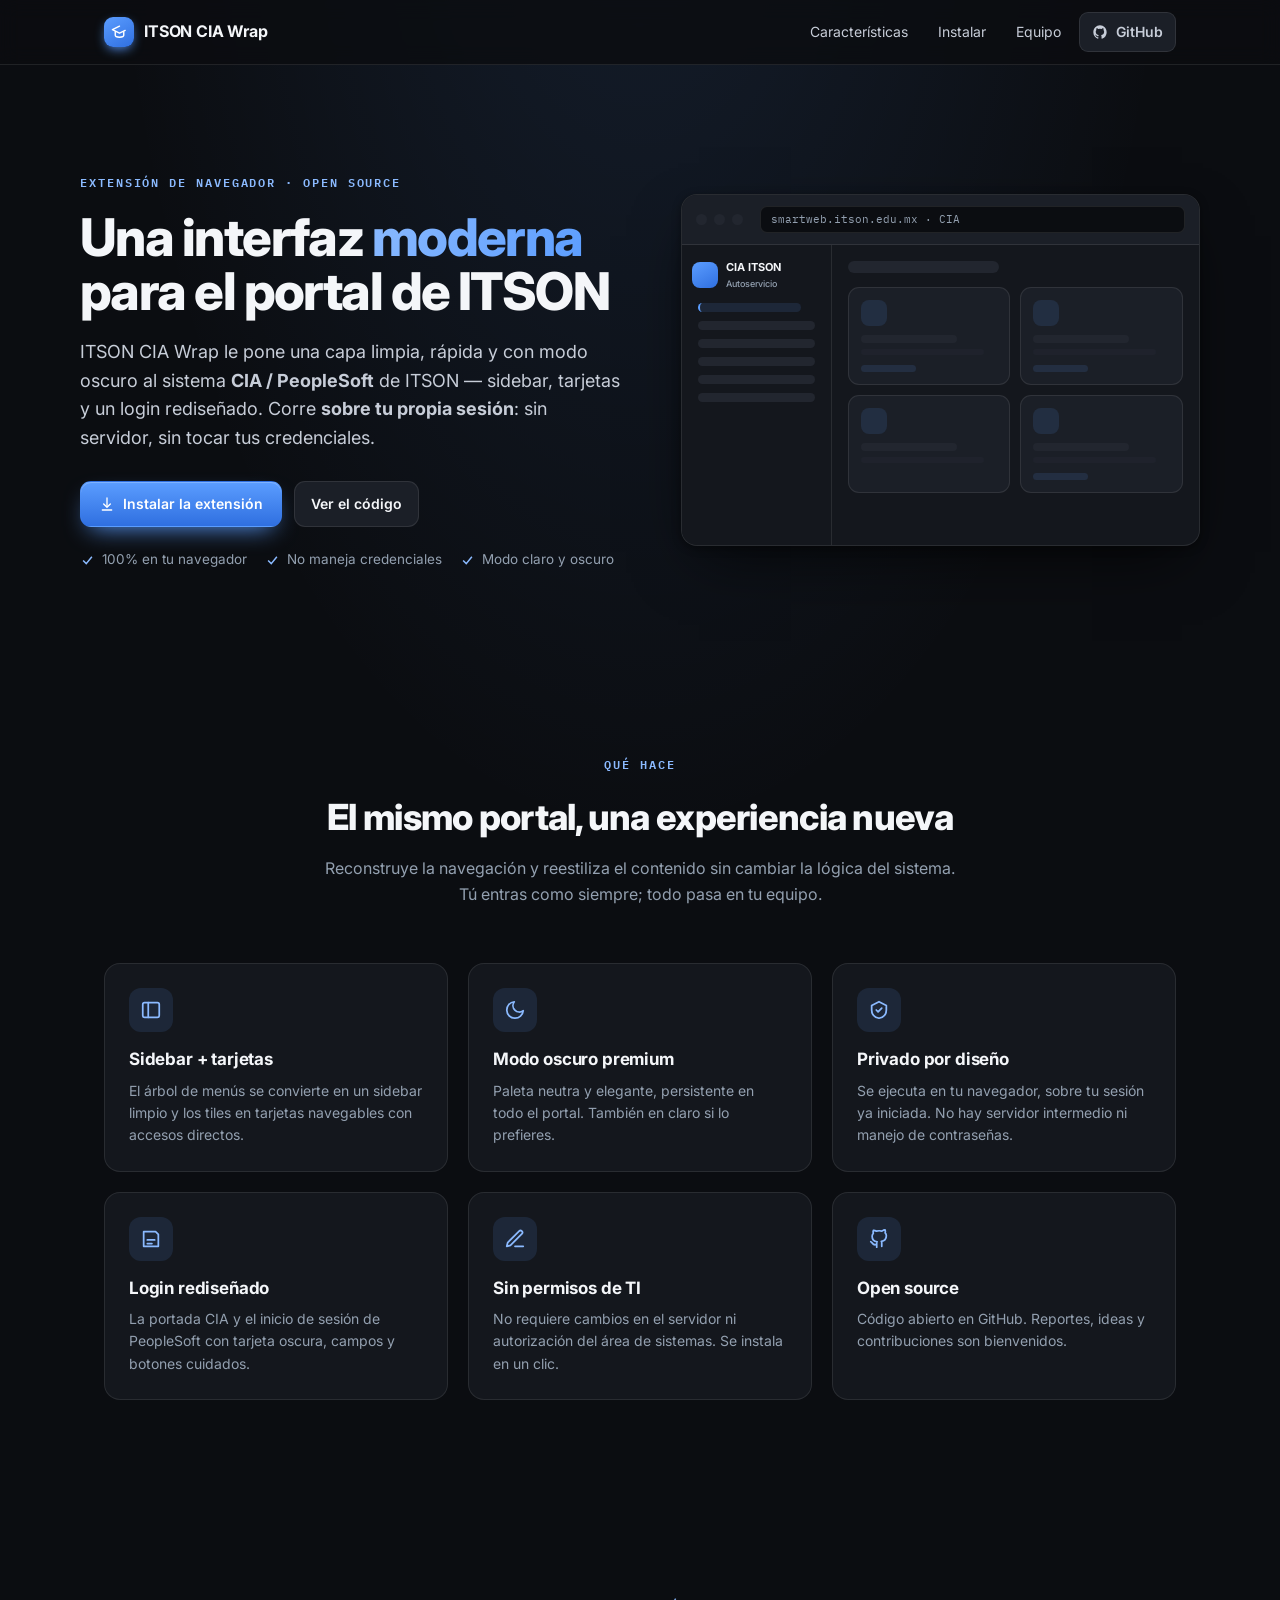
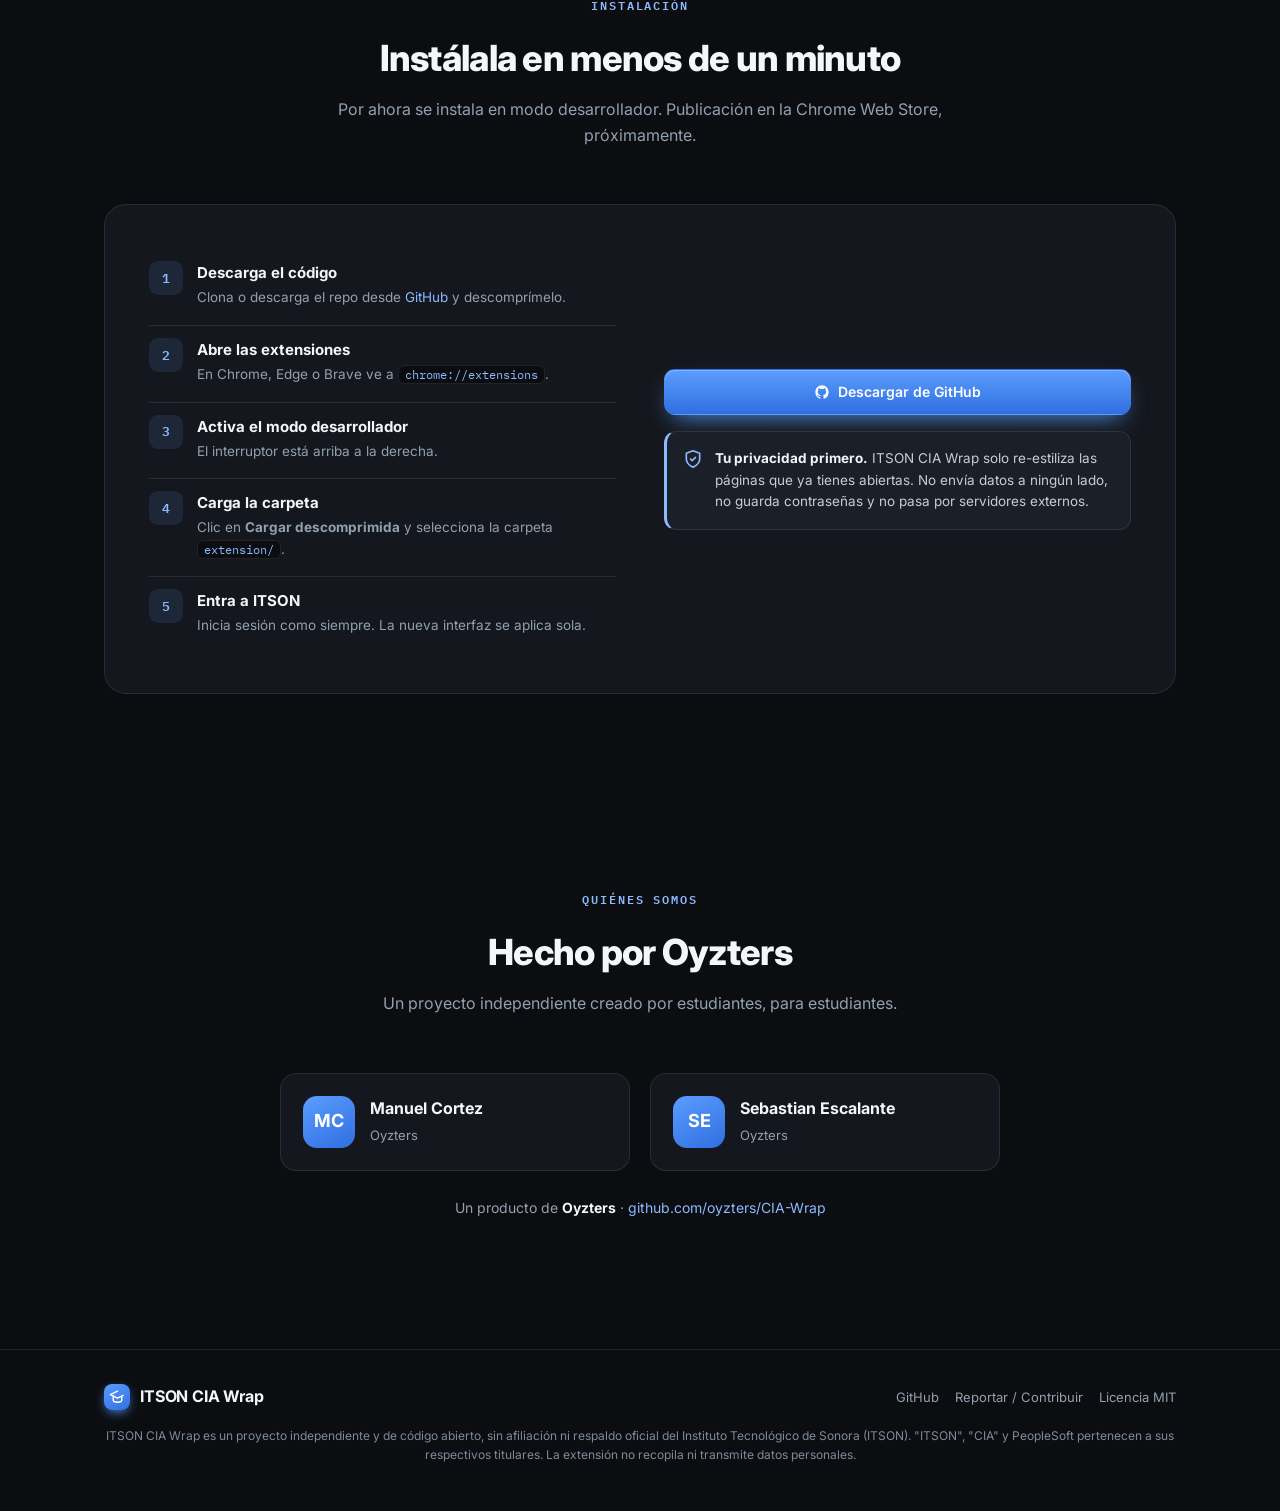
<file: index.html>
<!doctype html>
<html lang="es">
<head>
<meta charset="utf-8">
<meta name="viewport" content="width=device-width, initial-scale=1">
<title>ITSON CIA Wrap — Interfaz moderna para el portal de ITSON</title>
<meta name="description" content="Extensión de navegador que le pone una interfaz limpia, rápida y con modo oscuro al sistema CIA / PeopleSoft de ITSON. Corre sobre tu propia sesión: sin servidor, sin credenciales. Open source por Oyzters.">
<meta property="og:title" content="ITSON CIA Wrap — Interfaz moderna para el portal de ITSON">
<meta property="og:description" content="Una capa limpia y con modo oscuro sobre el portal CIA / PeopleSoft de ITSON. 100% en tu navegador, open source.">
<meta property="og:type" content="website">
<link rel="preconnect" href="https://fonts.googleapis.com">
<link rel="preconnect" href="https://fonts.gstatic.com" crossorigin>
<link href="https://fonts.googleapis.com/css2?family=Inter:wght@400;500;600;700;800&family=IBM+Plex+Mono:wght@500;600&display=swap" rel="stylesheet">
<style>
  :root{
    --bg:#0b0d11; --surface:#14171d; --surface2:#1b1f27; --surface3:#22262f;
    --ink:#f4f6f9; --ink2:#c7cdd8; --muted:#93a0b0; --line:rgba(255,255,255,.09); --line2:rgba(255,255,255,.16);
    --brand:#5b9dff; --brand2:#8bbaff; --brand-deep:#2f6fe0; --soft:rgba(91,157,255,.12);
    --ok:#8bbaff;
    --radius:16px;
    --sans:'Inter',system-ui,-apple-system,'Segoe UI',Roboto,sans-serif;
    --mono:'IBM Plex Mono',ui-monospace,Menlo,Consolas,monospace;
    --shadow:0 2px 8px rgba(0,0,0,.4), 0 24px 60px -18px rgba(0,0,0,.7);
  }
  *{box-sizing:border-box}
  html{scroll-behavior:smooth}
  body{margin:0; background:var(--bg); color:var(--ink); font-family:var(--sans); line-height:1.6;
    -webkit-font-smoothing:antialiased; overflow-x:hidden;
    background-image:radial-gradient(60% 50% at 50% -8%, rgba(91,157,255,.12), transparent 70%);}
  a{color:inherit; text-decoration:none}
  .wrap{max-width:1120px; margin:0 auto; padding-inline:24px}
  .eyebrow{font-family:var(--mono); font-size:12px; font-weight:600; letter-spacing:.16em; text-transform:uppercase; color:var(--brand2)}

  /* nav */
  header.nav{position:sticky; top:0; z-index:50; backdrop-filter:blur(10px);
    background:color-mix(in srgb, var(--bg) 82%, transparent); border-bottom:1px solid var(--line)}
  .nav-in{display:flex; align-items:center; gap:16px; height:64px}
  .brand{display:flex; align-items:center; gap:10px; font-weight:700; letter-spacing:-.01em; font-size:16px}
  .brand .mk{width:30px; height:30px; border-radius:9px; display:grid; place-items:center; color:#fff;
    background:linear-gradient(150deg,var(--brand),var(--brand-deep)); box-shadow:0 4px 12px -3px var(--brand)}
  .brand .mk svg{width:17px;height:17px}
  .nav-links{margin-left:auto; display:flex; align-items:center; gap:6px}
  .nav-links a{padding:8px 12px; border-radius:9px; font-size:14px; color:var(--ink2)}
  .nav-links a:hover{background:var(--surface2); color:var(--ink)}
  .btn{display:inline-flex; align-items:center; gap:8px; border-radius:11px; font-weight:600; font-size:14px; cursor:pointer; border:1px solid transparent; transition:transform .12s, filter .12s, background .12s, border-color .12s}
  .btn svg{width:16px;height:16px}
  .btn-primary{background:linear-gradient(180deg,var(--brand),var(--brand-deep)); color:#fff; padding:11px 18px;
    box-shadow:0 10px 24px -10px var(--brand), inset 0 1px 0 rgba(255,255,255,.22)}
  .btn-primary:hover{filter:brightness(1.06); transform:translateY(-1px)}
  .btn-ghost{background:var(--surface2); color:var(--ink); border-color:var(--line); padding:11px 16px}
  .btn-ghost:hover{border-color:var(--line2)}

  /* hero */
  .hero{padding:104px 0 84px; display:grid; grid-template-columns:1.05fr 1fr; gap:56px; align-items:center}
  .hero h1{font-size:clamp(32px,4.6vw,52px); line-height:1.05; letter-spacing:-.03em; margin:16px 0 0; font-weight:800; text-wrap:balance}
  .hero h1 .g{background:linear-gradient(120deg,var(--brand2),var(--brand)); -webkit-background-clip:text; background-clip:text; color:transparent}
  .hero p.lead{color:var(--ink2); font-size:18px; margin:18px 0 28px; max-width:52ch}
  .hero .cta{display:flex; gap:12px; flex-wrap:wrap}
  .hero .tags{display:flex; gap:18px; flex-wrap:wrap; margin-top:22px; color:var(--muted); font-size:13.5px}
  .hero .tags span{display:inline-flex; align-items:center; gap:7px}
  .hero .tags svg{width:15px; height:15px; color:var(--ok)}

  /* mockup */
  .mock{background:var(--surface); border:1px solid var(--line); border-radius:16px; overflow:hidden; box-shadow:var(--shadow)}
  .mock .bar{display:flex; align-items:center; gap:7px; padding:11px 14px; border-bottom:1px solid var(--line); background:var(--surface2)}
  .mock .bar i{width:11px;height:11px;border-radius:50%;background:var(--surface3); display:block}
  .mock .bar .url{margin-left:10px; font-family:var(--mono); font-size:11px; color:var(--muted); background:var(--bg); border:1px solid var(--line); border-radius:7px; padding:4px 10px; flex:1}
  .mock .app{display:grid; grid-template-columns:150px 1fr; min-height:300px}
  .mock .side{border-right:1px solid var(--line); padding:14px 10px; background:var(--surface)}
  .mock .side .b{display:flex; align-items:center; gap:8px; margin-bottom:12px}
  .mock .side .b .l{width:26px;height:26px;border-radius:8px;background:linear-gradient(150deg,var(--brand),var(--brand-deep))}
  .mock .side .b .t{font-size:11px;font-weight:700}
  .mock .side .b .t small{display:block; color:var(--muted); font-weight:500; font-size:9px}
  .mock .side .i{height:9px; border-radius:5px; background:var(--surface3); margin:9px 6px}
  .mock .side .i.on{background:var(--soft); border-left:2px solid var(--brand); width:80%}
  .mock .main{padding:16px}
  .mock .main .h{height:12px; width:45%; border-radius:6px; background:var(--surface3); margin-bottom:14px}
  .mock .cards{display:grid; grid-template-columns:1fr 1fr; gap:10px}
  .mock .card{background:var(--surface2); border:1px solid var(--line); border-radius:11px; padding:12px}
  .mock .card .ic{width:26px;height:26px;border-radius:8px;background:var(--soft); margin-bottom:9px}
  .mock .card .l1{height:8px;width:70%;border-radius:4px;background:var(--surface3); margin-bottom:6px}
  .mock .card .l2{height:6px;width:90%;border-radius:4px;background:var(--surface3); opacity:.6}
  .mock .card .chip{height:7px;width:40%;border-radius:4px;background:var(--soft); margin-top:10px}

  /* sections */
  section{padding:96px 0}
  .sec-head{text-align:center; max-width:640px; margin:0 auto 56px}
  .sec-head h2{font-size:clamp(26px,3.4vw,36px); letter-spacing:-.02em; margin:12px 0 10px; font-weight:800; text-wrap:balance}
  .sec-head p{color:var(--muted); font-size:16px; margin:0}

  .features{display:grid; grid-template-columns:repeat(3,1fr); gap:20px}
  .feat{background:var(--surface); border:1px solid var(--line); border-radius:var(--radius); padding:24px; transition:border-color .15s, transform .15s}
  .feat:hover{border-color:var(--line2); transform:translateY(-3px)}
  .feat .fi{width:44px; height:44px; border-radius:12px; display:grid; place-items:center; background:var(--soft); color:var(--brand2); margin-bottom:14px}
  .feat .fi svg{width:22px; height:22px}
  .feat h3{margin:0 0 6px; font-size:17px; letter-spacing:-.01em}
  .feat p{margin:0; color:var(--muted); font-size:14px}

  /* install */
  .install{background:var(--surface); border:1px solid var(--line); border-radius:22px; padding:44px; display:grid; grid-template-columns:1fr 1fr; gap:48px}
  .steps{counter-reset:s; display:flex; flex-direction:column; gap:4px}
  .step{display:grid; grid-template-columns:34px 1fr; gap:14px; padding:12px 0; border-top:1px solid var(--line)}
  .step:first-child{border-top:none}
  .step::before{counter-increment:s; content:counter(s); font-family:var(--mono); font-weight:600; font-size:13px; color:var(--brand2);
    width:34px; height:34px; display:grid; place-items:center; background:var(--soft); border-radius:9px}
  .step h4{margin:0 0 2px; font-size:15px}
  .step p{margin:0; color:var(--muted); font-size:13.5px}
  .step code{font-family:var(--mono); font-size:12px; background:var(--bg); border:1px solid var(--line); border-radius:6px; padding:1px 6px; color:var(--brand2)}
  .install .aside{display:flex; flex-direction:column; justify-content:center; gap:16px}
  .install .note{display:flex; gap:12px; background:var(--surface2); border:1px solid var(--line); border-left:3px solid var(--ok); border-radius:12px; padding:16px}
  .install .note svg{width:20px;height:20px;color:var(--ok); flex:0 0 auto; margin-top:1px}
  .install .note p{margin:0; font-size:13.5px; color:var(--ink2)}
  .install .note b{color:var(--ink)}

  /* team */
  .team{display:grid; grid-template-columns:repeat(2,1fr); gap:20px; max-width:720px; margin:0 auto}
  .member{background:var(--surface); border:1px solid var(--line); border-radius:var(--radius); padding:22px; display:flex; align-items:center; gap:15px}
  .member .av{width:52px; height:52px; border-radius:14px; display:grid; place-items:center; font-weight:700; font-size:18px; color:#fff;
    background:linear-gradient(150deg,var(--brand),var(--brand-deep))}
  .member h4{margin:0; font-size:16px}
  .member span{color:var(--muted); font-size:13px}
  .oyz{text-align:center; margin-top:26px; color:var(--muted); font-size:14px}
  .oyz b{color:var(--ink)}

  /* footer */
  footer{border-top:1px solid var(--line); padding:34px 0 46px; margin-top:20px}
  .foot{display:flex; align-items:center; gap:16px; flex-wrap:wrap; color:var(--muted); font-size:13px}
  .foot .brand{color:var(--ink)}
  .foot a:hover{color:var(--ink)}
  .foot .sp{flex:1}
  .disclaimer{max-width:1120px; margin:16px auto 0; padding:0 24px; color:var(--muted); font-size:12px; line-height:1.6; text-align:center; opacity:.85}

  @media (max-width:880px){
    section{padding:64px 0}
    .hero{grid-template-columns:1fr; gap:34px; padding:52px 0 44px}
    .hero p.lead{font-size:16.5px}
    .hero .cta{flex-direction:column}
    .hero .cta .btn{width:100%; justify-content:center; padding-top:14px; padding-bottom:14px}
    .features{grid-template-columns:1fr}
    .install{grid-template-columns:1fr; padding:26px; gap:26px}
    .install .aside .btn{justify-content:center}
    .team{grid-template-columns:1fr}
    .sec-head{margin-bottom:34px}
    .nav-links a:not(.btn){display:none}
    .foot{justify-content:center; text-align:center; gap:10px 18px}
    .foot .sp{display:none}
  }
  @media (max-width:480px){
    .wrap{padding-inline:18px}
    .hero h1{font-size:30px}
    .hero .tags{gap:10px 16px}
    .mock .app{grid-template-columns:120px 1fr}
    .install{border-radius:18px}
  }
  @media (prefers-reduced-motion:reduce){*{transition:none!important; scroll-behavior:auto}}
</style>
</head>
<body>

<header class="nav">
  <div class="wrap nav-in">
    <div class="brand"><span class="mk"><svg viewBox="0 0 24 24" fill="none" stroke="currentColor" stroke-width="2" stroke-linecap="round" stroke-linejoin="round"><path d="M12 3 2 8l10 5 8-4"/><path d="M6 11v5c0 1.5 2.7 2.6 6 2.6s6-1.1 6-2.6v-5"/></svg></span> ITSON&nbsp;CIA&nbsp;Wrap</div>
    <nav class="nav-links">
      <a href="#features">Características</a>
      <a href="#install">Instalar</a>
      <a href="#team">Equipo</a>
      <a class="btn btn-ghost" href="https://github.com/oyzters/CIA-Wrap" target="_blank" rel="noopener"><svg viewBox="0 0 24 24" fill="currentColor"><path d="M12 2C6.5 2 2 6.6 2 12.3c0 4.5 2.9 8.3 6.8 9.7.5.1.7-.2.7-.5v-1.7c-2.8.6-3.4-1.4-3.4-1.4-.4-1.2-1.1-1.5-1.1-1.5-.9-.6.1-.6.1-.6 1 .1 1.5 1 1.5 1 .9 1.6 2.4 1.1 3 .9.1-.7.3-1.1.6-1.4-2.2-.3-4.6-1.1-4.6-5 0-1.1.4-2 1-2.7-.1-.3-.4-1.3.1-2.7 0 0 .8-.3 2.7 1a9.4 9.4 0 0 1 5 0c1.9-1.3 2.7-1 2.7-1 .5 1.4.2 2.4.1 2.7.6.7 1 1.6 1 2.7 0 3.9-2.3 4.7-4.6 5 .4.3.7.9.7 1.9v2.8c0 .3.2.6.7.5A10.3 10.3 0 0 0 22 12.3C22 6.6 17.5 2 12 2z"/></svg>GitHub</a>
    </nav>
  </div>
</header>

<main>
  <!-- HERO -->
  <section class="wrap hero">
    <div>
      <span class="eyebrow">Extensión de navegador · Open source</span>
      <h1>Una interfaz <span class="g">moderna</span> para el portal de ITSON</h1>
      <p class="lead">ITSON CIA Wrap le pone una capa limpia, rápida y con modo oscuro al sistema <strong>CIA / PeopleSoft</strong> de ITSON — sidebar, tarjetas y un login rediseñado. Corre <strong>sobre tu propia sesión</strong>: sin servidor, sin tocar tus credenciales.</p>
      <div class="cta">
        <a class="btn btn-primary" href="#install"><svg viewBox="0 0 24 24" fill="none" stroke="currentColor" stroke-width="2" stroke-linecap="round" stroke-linejoin="round"><path d="M12 3v12"/><path d="m7 12 5 5 5-5"/><path d="M5 21h14"/></svg>Instalar la extensión</a>
        <a class="btn btn-ghost" href="https://github.com/oyzters/CIA-Wrap" target="_blank" rel="noopener">Ver el código</a>
      </div>
      <div class="tags">
        <span><svg viewBox="0 0 24 24" fill="none" stroke="currentColor" stroke-width="2.4"><path d="m5 12 5 5 9-11"/></svg>100% en tu navegador</span>
        <span><svg viewBox="0 0 24 24" fill="none" stroke="currentColor" stroke-width="2.4"><path d="m5 12 5 5 9-11"/></svg>No maneja credenciales</span>
        <span><svg viewBox="0 0 24 24" fill="none" stroke="currentColor" stroke-width="2.4"><path d="m5 12 5 5 9-11"/></svg>Modo claro y oscuro</span>
      </div>
    </div>

    <div class="mock" aria-hidden="true">
      <div class="bar"><i></i><i></i><i></i><span class="url">smartweb.itson.edu.mx · CIA</span></div>
      <div class="app">
        <div class="side">
          <div class="b"><span class="l"></span><span class="t">CIA ITSON<small>Autoservicio</small></span></div>
          <div class="i on"></div><div class="i"></div><div class="i"></div><div class="i"></div><div class="i"></div><div class="i"></div>
        </div>
        <div class="main">
          <div class="h"></div>
          <div class="cards">
            <div class="card"><div class="ic"></div><div class="l1"></div><div class="l2"></div><div class="chip"></div></div>
            <div class="card"><div class="ic"></div><div class="l1"></div><div class="l2"></div><div class="chip"></div></div>
            <div class="card"><div class="ic"></div><div class="l1"></div><div class="l2"></div></div>
            <div class="card"><div class="ic"></div><div class="l1"></div><div class="l2"></div><div class="chip"></div></div>
          </div>
        </div>
      </div>
    </div>
  </section>

  <!-- FEATURES -->
  <section id="features" class="wrap">
    <div class="sec-head">
      <span class="eyebrow">Qué hace</span>
      <h2>El mismo portal, una experiencia nueva</h2>
      <p>Reconstruye la navegación y reestiliza el contenido sin cambiar la lógica del sistema. Tú entras como siempre; todo pasa en tu equipo.</p>
    </div>
    <div class="features">
      <div class="feat"><div class="fi"><svg viewBox="0 0 24 24" fill="none" stroke="currentColor" stroke-width="1.9" stroke-linecap="round" stroke-linejoin="round"><rect x="3" y="4" width="18" height="16" rx="2"/><path d="M9 4v16"/></svg></div><h3>Sidebar + tarjetas</h3><p>El árbol de menús se convierte en un sidebar limpio y los tiles en tarjetas navegables con accesos directos.</p></div>
      <div class="feat"><div class="fi"><svg viewBox="0 0 24 24" fill="none" stroke="currentColor" stroke-width="1.9" stroke-linecap="round" stroke-linejoin="round"><path d="M21 12.8A9 9 0 1 1 11.2 3a7 7 0 0 0 9.8 9.8z"/></svg></div><h3>Modo oscuro premium</h3><p>Paleta neutra y elegante, persistente en todo el portal. También en claro si lo prefieres.</p></div>
      <div class="feat"><div class="fi"><svg viewBox="0 0 24 24" fill="none" stroke="currentColor" stroke-width="1.9" stroke-linecap="round" stroke-linejoin="round"><path d="M12 3l8 4v5c0 5-3.5 8-8 9-4.5-1-8-4-8-9V7z"/><path d="m9 12 2 2 4-4"/></svg></div><h3>Privado por diseño</h3><p>Se ejecuta en tu navegador, sobre tu sesión ya iniciada. No hay servidor intermedio ni manejo de contraseñas.</p></div>
      <div class="feat"><div class="fi"><svg viewBox="0 0 24 24" fill="none" stroke="currentColor" stroke-width="1.9" stroke-linecap="round" stroke-linejoin="round"><path d="M4 4h13l3 3v13H4z"/><path d="M8 13h8M8 17h5"/></svg></div><h3>Login rediseñado</h3><p>La portada CIA y el inicio de sesión de PeopleSoft con tarjeta oscura, campos y botones cuidados.</p></div>
      <div class="feat"><div class="fi"><svg viewBox="0 0 24 24" fill="none" stroke="currentColor" stroke-width="1.9" stroke-linecap="round" stroke-linejoin="round"><path d="M12 20h9"/><path d="M16.5 3.5a2.1 2.1 0 0 1 3 3L7 19l-4 1 1-4z"/></svg></div><h3>Sin permisos de TI</h3><p>No requiere cambios en el servidor ni autorización del área de sistemas. Se instala en un clic.</p></div>
      <div class="feat"><div class="fi"><svg viewBox="0 0 24 24" fill="none" stroke="currentColor" stroke-width="1.9" stroke-linecap="round" stroke-linejoin="round"><path d="M9 18c-4 1.5-4-2.5-6-3m12 5v-3.5c0-1 .1-1.4-.5-2 2.8-.3 5.5-1.4 5.5-6a4.6 4.6 0 0 0-1.3-3.2 4.3 4.3 0 0 0-.1-3.2s-1-.3-3.4 1.3a11.7 11.7 0 0 0-6 0C6.9 2.3 5.9 2.6 5.9 2.6a4.3 4.3 0 0 0-.1 3.2A4.6 4.6 0 0 0 4.5 9c0 4.6 2.7 5.7 5.5 6-.6.6-.6 1.2-.5 2V21"/></svg></div><h3>Open source</h3><p>Código abierto en GitHub. Reportes, ideas y contribuciones son bienvenidos.</p></div>
    </div>
  </section>

  <!-- INSTALL -->
  <section id="install" class="wrap">
    <div class="sec-head">
      <span class="eyebrow">Instalación</span>
      <h2>Instálala en menos de un minuto</h2>
      <p>Por ahora se instala en modo desarrollador. Publicación en la Chrome Web Store, próximamente.</p>
    </div>
    <div class="install">
      <div class="steps">
        <div class="step"><div><h4>Descarga el código</h4><p>Clona o descarga el repo desde <a href="https://github.com/oyzters/CIA-Wrap" target="_blank" rel="noopener" style="color:var(--brand2)">GitHub</a> y descomprímelo.</p></div></div>
        <div class="step"><div><h4>Abre las extensiones</h4><p>En Chrome, Edge o Brave ve a <code>chrome://extensions</code>.</p></div></div>
        <div class="step"><div><h4>Activa el modo desarrollador</h4><p>El interruptor está arriba a la derecha.</p></div></div>
        <div class="step"><div><h4>Carga la carpeta</h4><p>Clic en <b>Cargar descomprimida</b> y selecciona la carpeta <code>extension/</code>.</p></div></div>
        <div class="step"><div><h4>Entra a ITSON</h4><p>Inicia sesión como siempre. La nueva interfaz se aplica sola.</p></div></div>
      </div>
      <div class="aside">
        <a class="btn btn-primary" href="https://github.com/oyzters/CIA-Wrap" target="_blank" rel="noopener" style="justify-content:center"><svg viewBox="0 0 24 24" fill="currentColor"><path d="M12 2C6.5 2 2 6.6 2 12.3c0 4.5 2.9 8.3 6.8 9.7.5.1.7-.2.7-.5v-1.7c-2.8.6-3.4-1.4-3.4-1.4-.4-1.2-1.1-1.5-1.1-1.5-.9-.6.1-.6.1-.6 1 .1 1.5 1 1.5 1 .9 1.6 2.4 1.1 3 .9.1-.7.3-1.1.6-1.4-2.2-.3-4.6-1.1-4.6-5 0-1.1.4-2 1-2.7-.1-.3-.4-1.3.1-2.7 0 0 .8-.3 2.7 1a9.4 9.4 0 0 1 5 0c1.9-1.3 2.7-1 2.7-1 .5 1.4.2 2.4.1 2.7.6.7 1 1.6 1 2.7 0 3.9-2.3 4.7-4.6 5 .4.3.7.9.7 1.9v2.8c0 .3.2.6.7.5A10.3 10.3 0 0 0 22 12.3C22 6.6 17.5 2 12 2z"/></svg>Descargar de GitHub</a>
        <div class="note">
          <svg viewBox="0 0 24 24" fill="none" stroke="currentColor" stroke-width="2" stroke-linecap="round" stroke-linejoin="round"><path d="M12 22s8-4 8-10V5l-8-3-8 3v7c0 6 8 10 8 10z"/><path d="m9 12 2 2 4-4"/></svg>
          <p><b>Tu privacidad primero.</b> ITSON CIA Wrap solo re-estiliza las páginas que ya tienes abiertas. No envía datos a ningún lado, no guarda contraseñas y no pasa por servidores externos.</p>
        </div>
      </div>
    </div>
  </section>

  <!-- TEAM -->
  <section id="team" class="wrap">
    <div class="sec-head">
      <span class="eyebrow">Quiénes somos</span>
      <h2>Hecho por Oyzters</h2>
      <p>Un proyecto independiente creado por estudiantes, para estudiantes.</p>
    </div>
    <div class="team">
      <div class="member"><div class="av">MC</div><div><h4>Manuel Cortez</h4><span>Oyzters</span></div></div>
      <div class="member"><div class="av">SE</div><div><h4>Sebastian Escalante</h4><span>Oyzters</span></div></div>
    </div>
    <p class="oyz">Un producto de <b>Oyzters</b> · <a href="https://github.com/oyzters/CIA-Wrap" target="_blank" rel="noopener" style="color:var(--brand2)">github.com/oyzters/CIA-Wrap</a></p>
  </section>
</main>

<footer>
  <div class="wrap foot">
    <span class="brand"><span class="mk" style="width:26px;height:26px;border-radius:8px;display:inline-grid;place-items:center;color:#fff;background:linear-gradient(150deg,var(--brand),var(--brand-deep))"><svg viewBox="0 0 24 24" width="15" height="15" fill="none" stroke="currentColor" stroke-width="2" stroke-linecap="round" stroke-linejoin="round"><path d="M12 3 2 8l10 5 8-4"/><path d="M6 11v5c0 1.5 2.7 2.6 6 2.6s6-1.1 6-2.6v-5"/></svg></span> ITSON CIA Wrap</span>
    <span class="sp"></span>
    <a href="https://github.com/oyzters/CIA-Wrap" target="_blank" rel="noopener">GitHub</a>
    <a href="https://github.com/oyzters/CIA-Wrap/issues" target="_blank" rel="noopener">Reportar / Contribuir</a>
    <span>Licencia MIT</span>
  </div>
  <p class="disclaimer">ITSON CIA Wrap es un proyecto independiente y de código abierto, sin afiliación ni respaldo oficial del Instituto Tecnológico de Sonora (ITSON). "ITSON", "CIA" y PeopleSoft pertenecen a sus respectivos titulares. La extensión no recopila ni transmite datos personales.</p>
</footer>

</body>
</html>
</file>
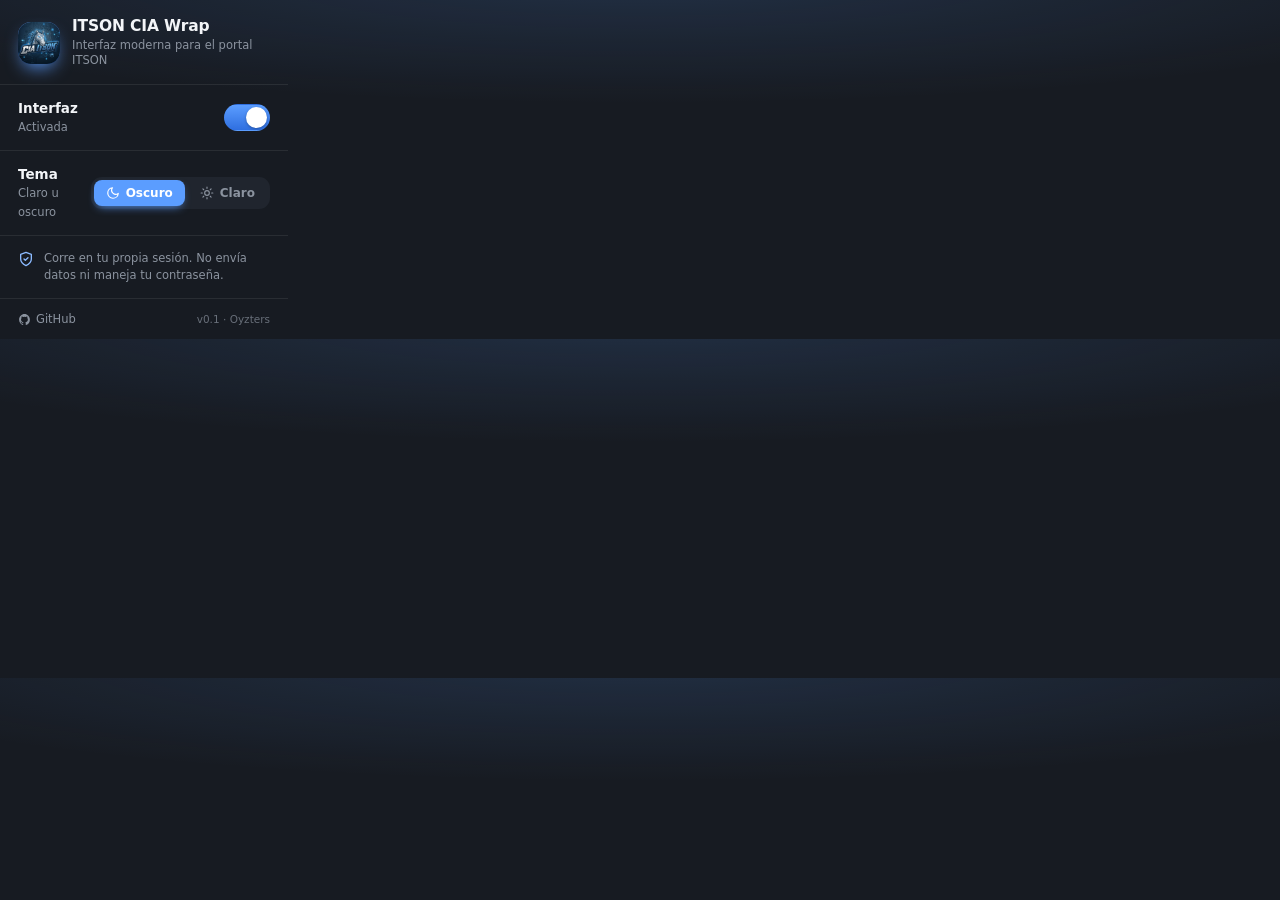
<file: extension/popup.html>
<!doctype html>
<html lang="es">
<head>
<meta charset="utf-8">
<style>
  :root{
    --bg:#12151b; --surface:#171b22; --surface2:#20252e; --ink:#f3f5f8; --ink2:#c7cdd8;
    --muted:#8b939f; --line:rgba(255,255,255,.08); --brand:#5b9dff; --brand2:#8bbaff; --brand-deep:#2f6fe0;
    --knob:#c7cdd8; --glow:rgba(91,157,255,.16);
    --sans:'Inter','Segoe UI',system-ui,-apple-system,sans-serif;
  }
  :root[data-theme="light"]{
    --bg:#ffffff; --surface:#ffffff; --surface2:#eef2f8; --ink:#14213c; --ink2:#33415f;
    --muted:#66728d; --line:#e7ebf3; --brand:#2f5bea; --brand2:#3f6ff0; --brand-deep:#1e3fb0;
    --knob:#ffffff; --glow:rgba(47,91,234,.07);
  }
  *{box-sizing:border-box}
  body{ margin:0; width:288px; font-family:var(--sans); color:var(--ink);
    background:radial-gradient(100% 55% at 50% -8%, var(--glow), transparent 70%), var(--surface);
    -webkit-font-smoothing:antialiased; }

  .hd{ display:flex; align-items:center; gap:12px; padding:18px 18px 16px; }
  .mk{ width:42px; height:42px; border-radius:13px; flex:0 0 auto; display:grid; place-items:center; color:#fff;
    background:linear-gradient(150deg,#78a8ff,var(--brand-deep)); box-shadow:0 8px 18px -6px var(--brand); overflow:hidden; }
  .mk svg{ width:24px; height:24px; }
  .mk img{ width:100%; height:100%; object-fit:cover; }
  .hd h1{ margin:0; font-size:15.5px; font-weight:700; letter-spacing:-.01em; line-height:1.15; }
  .hd p{ margin:2px 0 0; font-size:11.5px; color:var(--muted); line-height:1.3; }

  .item{ display:flex; align-items:center; gap:12px; padding:15px 18px; border-top:1px solid var(--line); }
  .item .lbl{ flex:1; min-width:0; }
  .item .lbl b{ display:block; font-size:13.5px; font-weight:600; }
  .item .lbl span{ font-size:11.5px; color:var(--muted); }

  .sw{ width:46px; height:27px; border-radius:20px; background:var(--surface2); border:1px solid var(--line);
    position:relative; cursor:pointer; flex:0 0 auto; transition:background .16s, border-color .16s; }
  .sw::after{ content:""; position:absolute; top:2px; left:2px; width:21px; height:21px; border-radius:50%;
    background:var(--knob); box-shadow:0 1px 3px rgba(0,0,0,.28); transition:transform .18s cubic-bezier(.3,1.3,.5,1), background .16s; }
  .sw[aria-checked="true"]{ background:linear-gradient(180deg,var(--brand),var(--brand-deep)); border-color:transparent; }
  .sw[aria-checked="true"]::after{ transform:translateX(19px); background:#fff; }

  .seg{ display:flex; gap:3px; background:var(--surface2); border-radius:11px; padding:3px; }
  .seg button{ border:none; background:none; cursor:pointer; color:var(--muted); font:inherit; font-size:12px; font-weight:600;
    padding:6px 12px; border-radius:8px; display:flex; align-items:center; gap:6px; transition:background .14s, color .14s; }
  .seg button svg{ width:14px; height:14px; }
  .seg button.on{ background:var(--brand); color:#fff; box-shadow:0 4px 10px -4px var(--brand); }

  .note{ display:flex; gap:10px; align-items:flex-start; padding:14px 18px; border-top:1px solid var(--line); }
  .note svg{ width:16px; height:16px; color:var(--brand2); flex:0 0 auto; margin-top:1px; }
  .note p{ margin:0; font-size:11.5px; color:var(--muted); line-height:1.5; }

  .foot{ display:flex; align-items:center; gap:14px; padding:13px 18px; border-top:1px solid var(--line); }
  .foot a{ color:var(--muted); font-size:11.5px; text-decoration:none; display:inline-flex; align-items:center; gap:5px; }
  .foot a:hover{ color:var(--ink); }
  .foot a svg{ width:13px; height:13px; }
  .foot .sp{ flex:1; }
  .foot .ver{ font-size:10.5px; color:var(--muted); opacity:.7; }
</style>
</head>
<body>
  <div class="hd">
    <div class="mk"><img src="logo.png" alt="ITSON CIA Wrap"></div>
    <div><h1>ITSON CIA Wrap</h1><p>Interfaz moderna para el portal ITSON</p></div>
  </div>

  <div class="item">
    <div class="lbl"><b>Interfaz</b><span id="st">Activada</span></div>
    <div id="sw" class="sw" role="switch" aria-checked="true" tabindex="0"></div>
  </div>

  <div class="item">
    <div class="lbl"><b>Tema</b><span>Claro u oscuro</span></div>
    <div class="seg">
      <button data-theme="dark" class="on"><svg viewBox="0 0 24 24" fill="none" stroke="currentColor" stroke-width="2" stroke-linecap="round" stroke-linejoin="round"><path d="M21 12.8A9 9 0 1 1 11.2 3a7 7 0 0 0 9.8 9.8z"/></svg>Oscuro</button>
      <button data-theme="light"><svg viewBox="0 0 24 24" fill="none" stroke="currentColor" stroke-width="2" stroke-linecap="round" stroke-linejoin="round"><circle cx="12" cy="12" r="4"/><path d="M12 2v2M12 20v2M4 12H2M22 12h-2M5 5l1.4 1.4M17.6 17.6 19 19M5 19l1.4-1.4M17.6 6.4 19 5"/></svg>Claro</button>
    </div>
  </div>

  <div class="note">
    <svg viewBox="0 0 24 24" fill="none" stroke="currentColor" stroke-width="2" stroke-linecap="round" stroke-linejoin="round"><path d="M12 22s8-4 8-10V5l-8-3-8 3v7c0 6 8 10 8 10z"/><path d="m9 12 2 2 4-4"/></svg>
    <p>Corre en tu propia sesión. No envía datos ni maneja tu contraseña.</p>
  </div>

  <div class="foot">
    <a href="https://github.com/oyzters/CIA-Wrap" target="_blank" rel="noopener"><svg viewBox="0 0 24 24" fill="currentColor"><path d="M12 2C6.5 2 2 6.6 2 12.3c0 4.5 2.9 8.3 6.8 9.7.5.1.7-.2.7-.5v-1.7c-2.8.6-3.4-1.4-3.4-1.4-.4-1.2-1.1-1.5-1.1-1.5-.9-.6.1-.6.1-.6 1 .1 1.5 1 1.5 1 .9 1.6 2.4 1.1 3 .9.1-.7.3-1.1.6-1.4-2.2-.3-4.6-1.1-4.6-5 0-1.1.4-2 1-2.7-.1-.3-.4-1.3.1-2.7 0 0 .8-.3 2.7 1a9.4 9.4 0 0 1 5 0c1.9-1.3 2.7-1 2.7-1 .5 1.4.2 2.4.1 2.7.6.7 1 1.6 1 2.7 0 3.9-2.3 4.7-4.6 5 .4.3.7.9.7 1.9v2.8c0 .3.2.6.7.5A10.3 10.3 0 0 0 22 12.3C22 6.6 17.5 2 12 2z"/></svg>GitHub</a>
    <span class="sp"></span>
    <span class="ver">v0.1 · Oyzters</span>
  </div>

  <script src="popup.js"></script>
</body>
</html>
</file>
